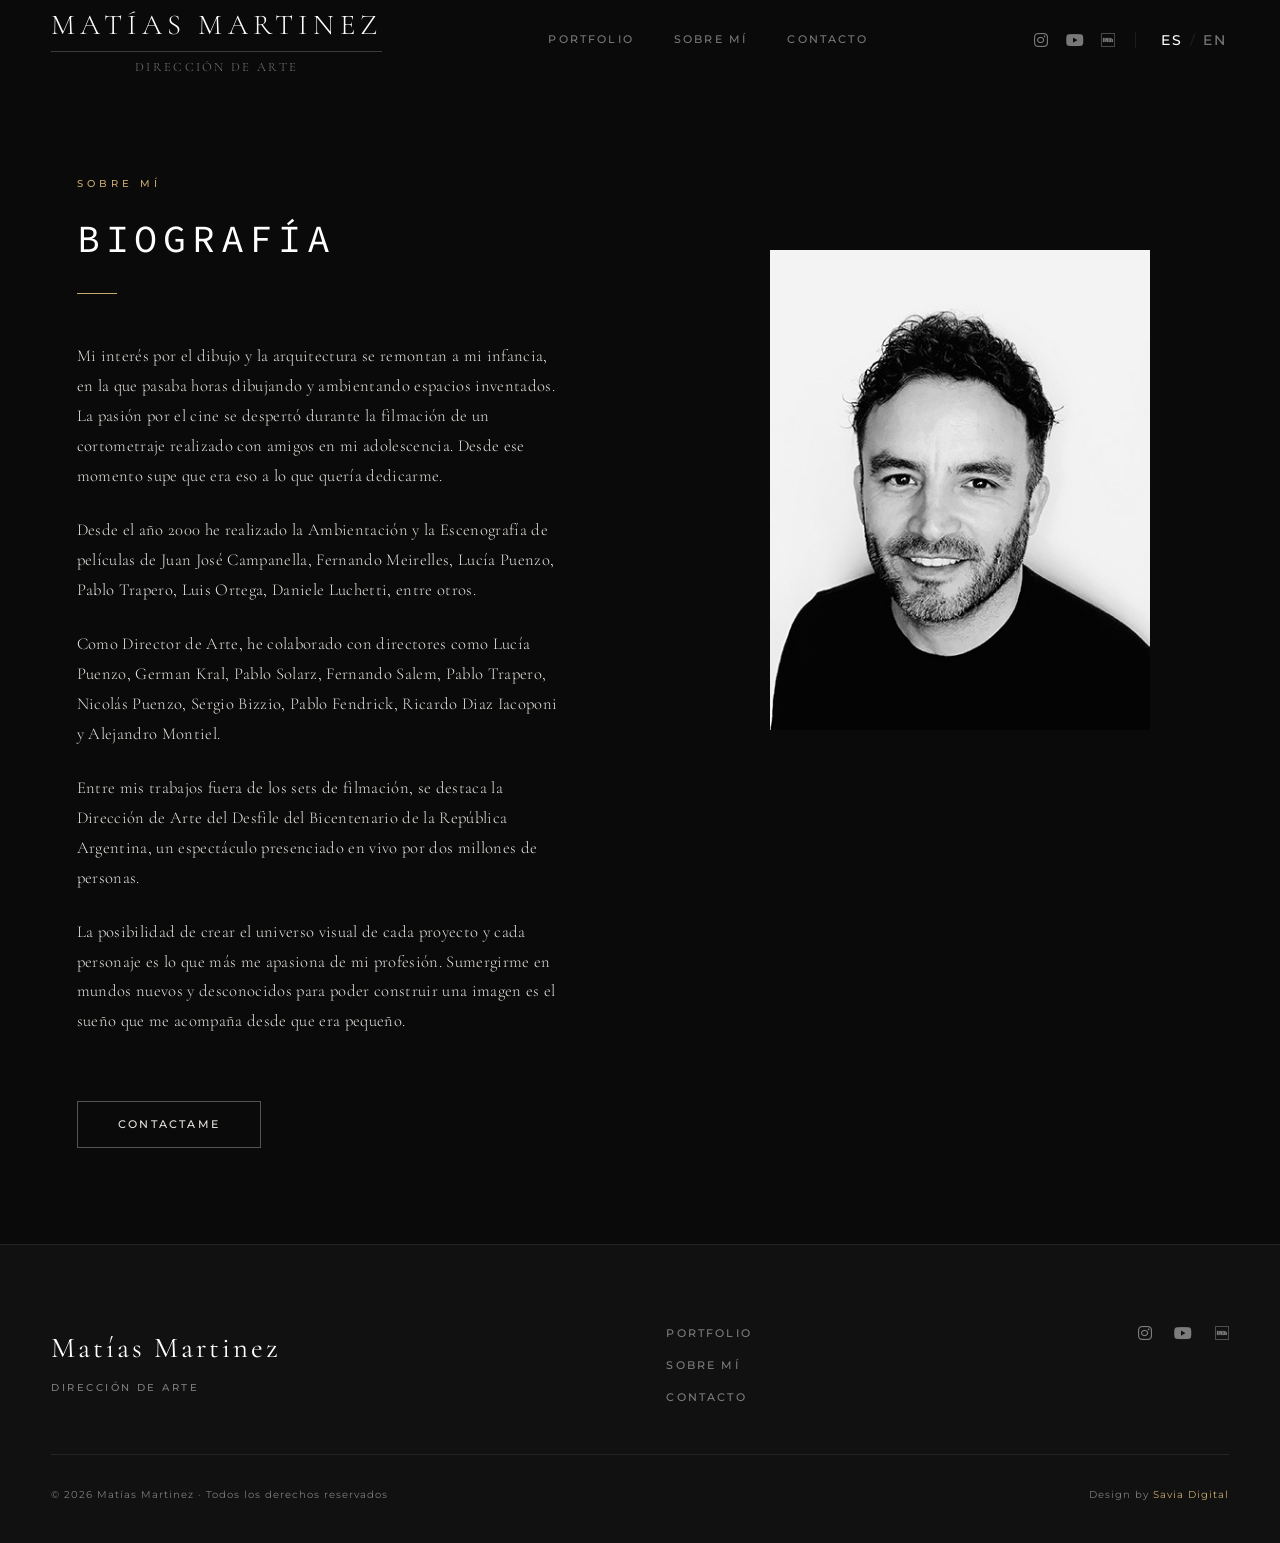
<file: bio.html>
<!DOCTYPE html>
<html lang="es">
<head>
  <meta charset="UTF-8" />
  <meta name="viewport" content="width=device-width, initial-scale=1.0" />
  <meta name="description" content="Biografía de Matías Martinez – Director de Arte." />
  <title>Biografía – Matías Martinez</title>

  <!-- Google Fonts -->
  <link rel="preconnect" href="https://fonts.googleapis.com" />
  <link rel="preconnect" href="https://fonts.gstatic.com" crossorigin />
  <link href="https://fonts.googleapis.com/css2?family=Source+Code+Pro:wght@300;400;500;600&family=Cormorant+Garamond:ital,wght@0,300;0,400;0,600;1,300;1,400&family=Montserrat:wght@300;400;500;600&display=swap" rel="stylesheet" />

  <!-- Font Awesome -->
  <link rel="stylesheet" href="https://cdnjs.cloudflare.com/ajax/libs/font-awesome/6.5.1/css/all.min.css" />

  <link rel="stylesheet" href="css/styles.css" />
  <link rel="stylesheet" href="css/bio.css" />
</head>

<body class="page-bio">
  <!-- ========== NAVEGACIÓN ========== -->
  <header class="nav scrolled" id="navbar">
    <div class="nav__logo">
      <a href="index.html" data-i18n="nav.name">Matías Martinez</a>
      <p class="nav__subtitle" data-i18n="nav.subtitle">Dirección de Arte</p>
    </div>

    <nav class="nav__links">
      <a href="projects.html" data-i18n="nav.projects">Portfolio</a>
      <a href="bio.html" class="active" data-i18n="nav.bio">About</a>
      <a href="contact.html" data-i18n="nav.contact">Contacto</a>
    </nav>

    <div class="nav__actions">
      <div class="nav__socials">
        <a href="https://www.instagram.com/USUARIO" target="_blank" rel="noopener" aria-label="Instagram">
          <i class="fab fa-instagram"></i>
        </a>
        <a href="https://www.youtube.com/@USUARIO" target="_blank" rel="noopener" aria-label="YouTube">
          <i class="fab fa-youtube"></i>
        </a>
        <a href="https://www.imdb.com/name/USUARIO/" target="_blank" rel="noopener" aria-label="IMDB">
          <i class="fab fa-imdb"></i>
        </a>
      </div>

      <button class="lang-toggle" id="langToggle" aria-label="Cambiar idioma">
        <span class="lang-toggle__option active" data-lang="es">ES</span>
        <span class="lang-toggle__divider">/</span>
        <span class="lang-toggle__option" data-lang="en">EN</span>
      </button>

      <button class="nav__hamburger" id="hamburger" aria-label="Menú">
        <span></span>
        <span></span>
        <span></span>
      </button>
    </div>

    <div class="nav__mobile" id="mobileMenu">
      <a href="projects.html" data-i18n="nav.projects">Proyectos</a>
      <a href="bio.html" data-i18n="nav.bio">Biografía</a>
      <a href="contact.html" data-i18n="nav.contact">Contacto</a>
      <div class="nav__mobile-socials">
        <a href="https://www.instagram.com/USUARIO" target="_blank" aria-label="Instagram"><i class="fab fa-instagram"></i></a>
        <a href="https://www.youtube.com/@USUARIO" target="_blank" aria-label="YouTube"><i class="fab fa-youtube"></i></a>
        <a href="https://www.imdb.com/name/USUARIO/" target="_blank" aria-label="IMDB"><i class="fab fa-imdb"></i></a>
      </div>
    </div>
  </header>


  <!-- ========== BIO SPLIT ========== -->
  <section class="bio">

    <!-- Columna izquierda: Texto -->
    <div class="bio__text">

      <div class="bio__header">
        <p class="bio__label" data-i18n="bio.label">Sobre mí</p>
        <h1 class="bio__title" data-i18n="bio.title">Biografía</h1>
        <div class="bio__line"></div>
      </div>

      <div class="bio__content">
        <p data-i18n="bio.p1">Mi interés por el dibujo y la arquitectura se remontan a mi infancia, en la que pasaba horas dibujando y ambientando espacios inventados. La pasión por el cine se despertó durante la filmación de un cortometraje realizado con amigos en mi adolescencia. Desde ese momento supe que era eso a lo que quería dedicarme.</p>

        <p data-i18n="bio.p2">Desde el año 2000 he realizado la Ambientación y la Escenografía de películas de Juan José Campanella, Fernando Meirelles, Lucía Puenzo, Pablo Trapero, Luis Ortega, Daniele Luchetti, entre otros.</p>

        <p data-i18n="bio.p3">Como Director de Arte, he colaborado con directores como Lucía Puenzo, German Kral, Pablo Solarz, Fernando Salem, Pablo Trapero, Nicolás Puenzo, Sergio Bizzio, Pablo Fendrick, Ricardo Diaz Iacoponi y Alejandro Montiel.</p>

        <p data-i18n="bio.p4">Entre mis trabajos fuera de los sets de filmación, se destaca la Dirección de Arte del Desfile del Bicentenario de la República Argentina, un espectáculo presenciado en vivo por dos millones de personas.</p>

        <p data-i18n="bio.p5">La posibilidad de crear el universo visual de cada proyecto y cada personaje es lo que más me apasiona de mi profesión. Sumergirme en mundos nuevos y desconocidos para poder construir una imagen es el sueño que me acompaña desde que era pequeño.</p>
      </div>

      <div class="bio__footer">
        <a href="contact.html" class="btn-outline" data-i18n="bio.cta">Contactame</a>
      </div>

    </div>

    <!-- Columna derecha: Foto -->
    <div class="bio__photo">
      <img src="./images/IMG_1820.jpg" alt="Matías Martinez" />
    </div>

  </section>


  <!-- ========== FOOTER ========== -->
  <footer class="footer">
    <div class="footer__main">
      <div class="footer__brand">
        <a href="index.html" class="footer__name">Matías Martinez</a>
        <p class="footer__role" data-i18n="hero.label">Director de Arte</p>
      </div>
      <nav class="footer__nav">
        <a href="projects.html" data-i18n="nav.projects">Proyectos</a>
        <a href="bio.html" data-i18n="nav.bio">Biografía</a>
        <a href="contact.html" data-i18n="nav.contact">Contacto</a>
      </nav>
      <div class="footer__socials">
        <a href="https://www.instagram.com/USUARIO" target="_blank" rel="noopener" aria-label="Instagram"><i class="fab fa-instagram"></i></a>
        <a href="https://www.youtube.com/@USUARIO" target="_blank" rel="noopener" aria-label="YouTube"><i class="fab fa-youtube"></i></a>
        <a href="https://www.imdb.com/name/USUARIO/" target="_blank" rel="noopener" aria-label="IMDB"><i class="fab fa-imdb"></i></a>
      </div>
    </div>
    <div class="footer__divider"></div>
    <div class="footer__bottom">
      <p class="footer__copy">© <span id="footerYear"></span> Matías Martinez · Todos los derechos reservados</p>
      <p class="footer__credit">Design by <a href="https://www.saviadigital.com.ar" target="_blank" rel="noopener">Savia Digital</a></p>
    </div>
  </footer>


  <!-- ========== SCRIPTS ========== -->
  <script src="js/main.js"></script>
  <script src="js/bio.js"></script>

</body>
</html>
</file>
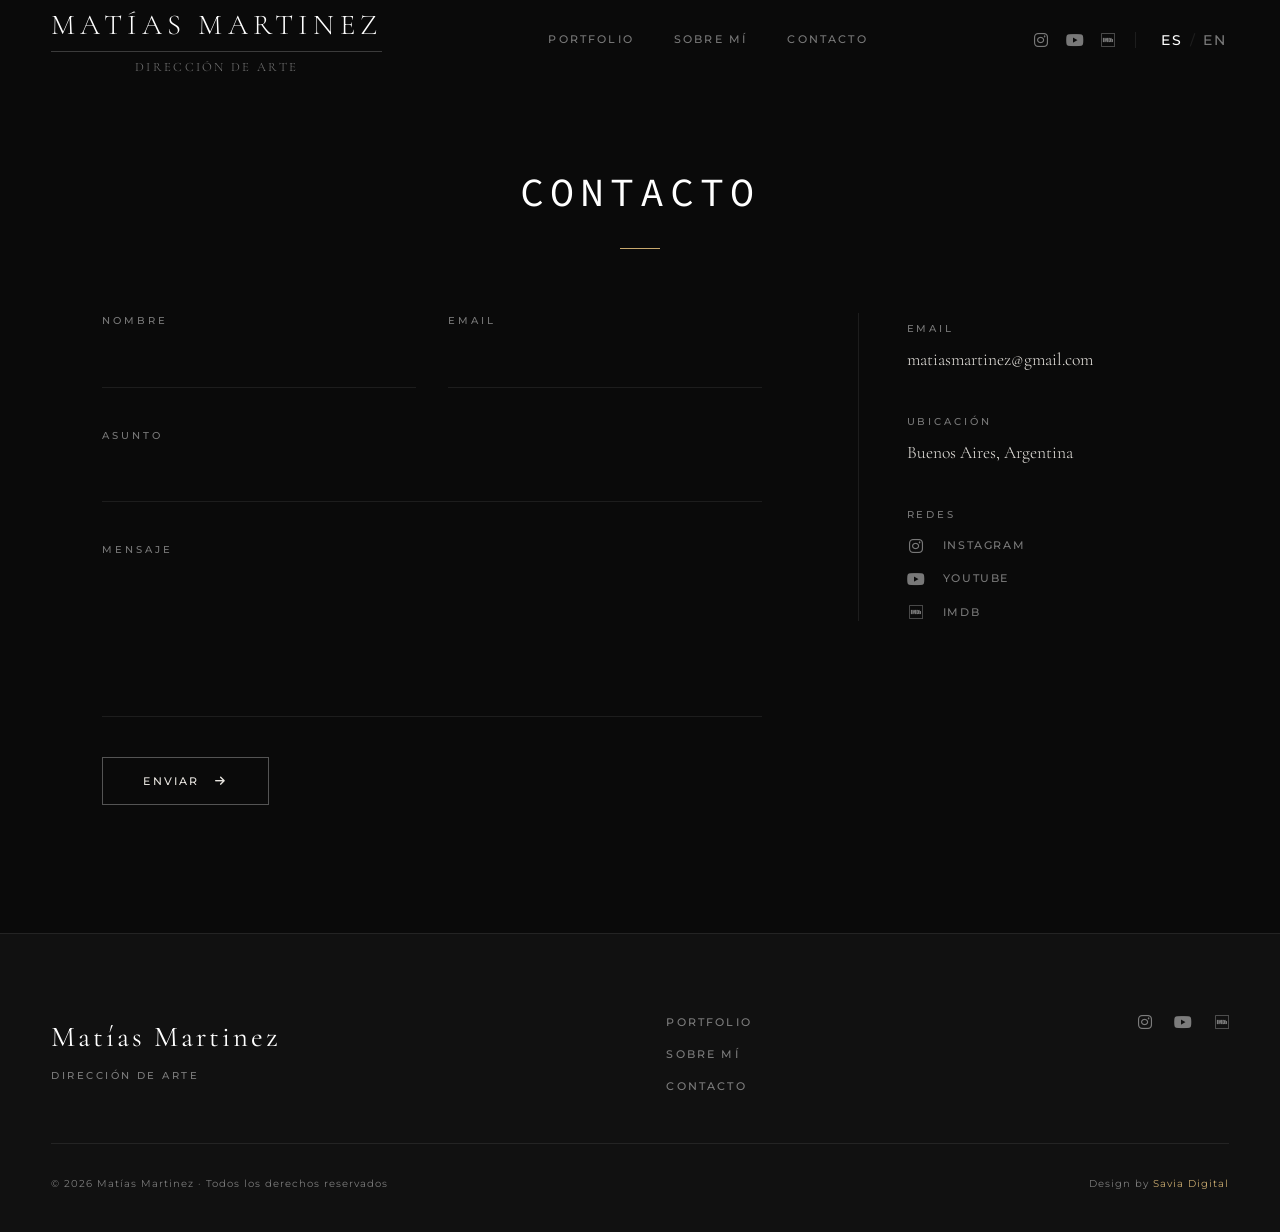
<file: contact.html>
<!DOCTYPE html>
<html lang="es">
<head>
  <meta charset="UTF-8" />
  <meta name="viewport" content="width=device-width, initial-scale=1.0" />
  <meta name="description" content="Contacto – Matías Martinez Director de Arte." />
  <title>Contacto – Matías Martinez</title>

  <!-- Google Fonts -->
  <link rel="preconnect" href="https://fonts.googleapis.com" />
  <link rel="preconnect" href="https://fonts.gstatic.com" crossorigin />
  <link href="https://fonts.googleapis.com/css2?family=Source+Code+Pro:wght@300;400;500;600&family=Cormorant+Garamond:ital,wght@0,300;0,400;0,600;1,300;1,400&family=Montserrat:wght@300;400;500;600&display=swap" rel="stylesheet" />

  <!-- Font Awesome -->
  <link rel="stylesheet" href="https://cdnjs.cloudflare.com/ajax/libs/font-awesome/6.5.1/css/all.min.css" />

  <link rel="stylesheet" href="css/styles.css" />
  <link rel="stylesheet" href="css/contact.css" />
</head>

<body class="page-contact">

  <!-- ========== NAVEGACIÓN ========== -->
  <header class="nav scrolled" id="navbar">
    <div class="nav__logo">
      <a href="index.html" data-i18n="nav.name">Matías Martinez</a>
      <p class="nav__subtitle" data-i18n="nav.subtitle">Dirección de Arte</p>
    </div>

    <nav class="nav__links">
      <a href="projects.html" data-i18n="nav.projects">Portfolio</a>
      <a href="bio.html" data-i18n="nav.bio">About</a>
      <a href="contact.html" class="active" data-i18n="nav.contact">Contacto</a>
    </nav>

    <div class="nav__actions">
      <div class="nav__socials">
        <a href="https://www.instagram.com/USUARIO" target="_blank" rel="noopener" aria-label="Instagram">
          <i class="fab fa-instagram"></i>
        </a>
        <a href="https://www.youtube.com/@USUARIO" target="_blank" rel="noopener" aria-label="YouTube">
          <i class="fab fa-youtube"></i>
        </a>
        <a href="https://www.imdb.com/name/USUARIO/" target="_blank" rel="noopener" aria-label="IMDB">
          <i class="fab fa-imdb"></i>
        </a>
      </div>

      <button class="lang-toggle" id="langToggle" aria-label="Cambiar idioma">
        <span class="lang-toggle__option active" data-lang="es">ES</span>
        <span class="lang-toggle__divider">/</span>
        <span class="lang-toggle__option" data-lang="en">EN</span>
      </button>

      <button class="nav__hamburger" id="hamburger" aria-label="Menú">
        <span></span>
        <span></span>
        <span></span>
      </button>
    </div>

    <div class="nav__mobile" id="mobileMenu">
      <a href="projects.html" data-i18n="nav.projects">Portfolio</a>
      <a href="bio.html" data-i18n="nav.bio">About</a>
      <a href="contact.html" data-i18n="nav.contact">Contacto</a>
      <div class="nav__mobile-socials">
        <a href="https://www.instagram.com/matiasmartinez.art" target="_blank" aria-label="Instagram"><i class="fab fa-instagram"></i></a>
        <a href="https://www.youtube.com/@martmatias" target="_blank" aria-label="YouTube"><i class="fab fa-youtube"></i></a>
        <a href="https://www.imdb.com/es/name/nm1031163/?ref_=nv_sr_srsg_0" target="_blank" aria-label="IMDB"><i class="fab fa-imdb"></i></a>
      </div>
    </div>
  </header>


  <!-- ========== CONTACTO ========== -->
  <section class="contact">
    <!-- Header -->
    <div class="contact__header">
      <h1 class="contact__title" data-i18n="contact.title">Contacto</h1>
      <div class="contact__line"></div>
    </div>

        <!-- Body: dos columnas -->
    <div class="contact__body">

      <!-- Columna izquierda: formulario -->
      <div class="contact__form-wrap">
        <div class="contact__form">

          <div class="contact__form-row">
            <div class="contact__field">
              <label for="nombre" data-i18n="contact.name">Nombre</label>
              <input type="text" id="nombre" name="nombre" autocomplete="off" />
            </div>
            <div class="contact__field">
              <label for="email" data-i18n="contact.emailField">Email</label>
              <input type="email" id="email" name="email" autocomplete="off" />
            </div>
          </div>

          <div class="contact__field">
            <label for="asunto" data-i18n="contact.subject">Asunto</label>
            <input type="text" id="asunto" name="asunto" autocomplete="off" />
          </div>

          <div class="contact__field">
            <label for="mensaje" data-i18n="contact.message">Mensaje</label>
            <textarea id="mensaje" name="mensaje" rows="6"></textarea>
          </div>

          <button class="contact__submit" id="contactSubmit" type="button">
            <span data-i18n="contact.send">Enviar</span>
            <i class="fas fa-arrow-right"></i>
          </button>

          <p class="contact__success" id="contactSuccess" data-i18n="contact.success">
            ¡Mensaje enviado! Me pondré en contacto pronto.
          </p>

        </div>
      </div>

      <!-- Columna derecha: info + redes -->
      <div class="contact__sidebar">

        <div class="contact__item">
          <span class="contact__item-label" data-i18n="contact.email">Email</span>
          <a href="mailto:matias@example.com" class="contact__item-value">matiasmartinez@gmail.com</a>
        </div>

        <div class="contact__item">
          <span class="contact__item-label" data-i18n="contact.location">Ubicación</span>
          <span class="contact__item-value">Buenos Aires, Argentina</span>
        </div>

        <div class="contact__item">
          <span class="contact__item-label" data-i18n="contact.social">Redes</span>
          <div class="contact__socials">
            <a href="https://www.instagram.com/matiasmartinez.art" target="_blank" rel="noopener">
              <i class="fab fa-instagram"></i>
              <span>Instagram</span>
            </a>
            <a href="https://www.youtube.com/channel/UC0AMCL37FFdLFo84y6AwCCQ" target="_blank" rel="noopener">
              <i class="fab fa-youtube"></i>
              <span>YouTube</span>
            </a>
            <a href="https://www.imdb.com/es/name/nm1031163/?ref_=nv_sr_srsg_0" target="_blank" rel="noopener">
              <i class="fab fa-imdb"></i>
              <span>IMDB</span>
            </a>
          </div>
        </div>

      </div>

    </div>
  </section>


  <!-- ========== FOOTER ========== -->
  <footer class="footer">
    <div class="footer__main">
      <div class="footer__brand">
        <a href="index.html" class="footer__name">Matías Martinez</a>
        <p class="footer__role" data-i18n="hero.label">Director de Arte</p>
      </div>
      <nav class="footer__nav">
        <a href="projects.html" data-i18n="nav.projects">Proyectos</a>
        <a href="bio.html" data-i18n="nav.bio">Biografía</a>
        <a href="contact.html" data-i18n="nav.contact">Contacto</a>
      </nav>
      <div class="footer__socials">
        <a href="https://www.instagram.com/USUARIO" target="_blank" rel="noopener" aria-label="Instagram"><i class="fab fa-instagram"></i></a>
        <a href="https://www.youtube.com/@USUARIO" target="_blank" rel="noopener" aria-label="YouTube"><i class="fab fa-youtube"></i></a>
        <a href="https://www.imdb.com/name/USUARIO/" target="_blank" rel="noopener" aria-label="IMDB"><i class="fab fa-imdb"></i></a>
      </div>
    </div>
    <div class="footer__divider"></div>
    <div class="footer__bottom">
      <p class="footer__copy">© <span id="footerYear"></span> Matías Martinez · Todos los derechos reservados</p>
      <p class="footer__credit">Design by <a href="https://www.saviadigital.com.ar" target="_blank" rel="noopener">Savia Digital</a></p>
    </div>
  </footer>


  <!-- ========== SCRIPTS ========== -->
  <script src="js/main.js"></script>
  <script src="js/contact.js"></script>

</body>
</html>
</file>
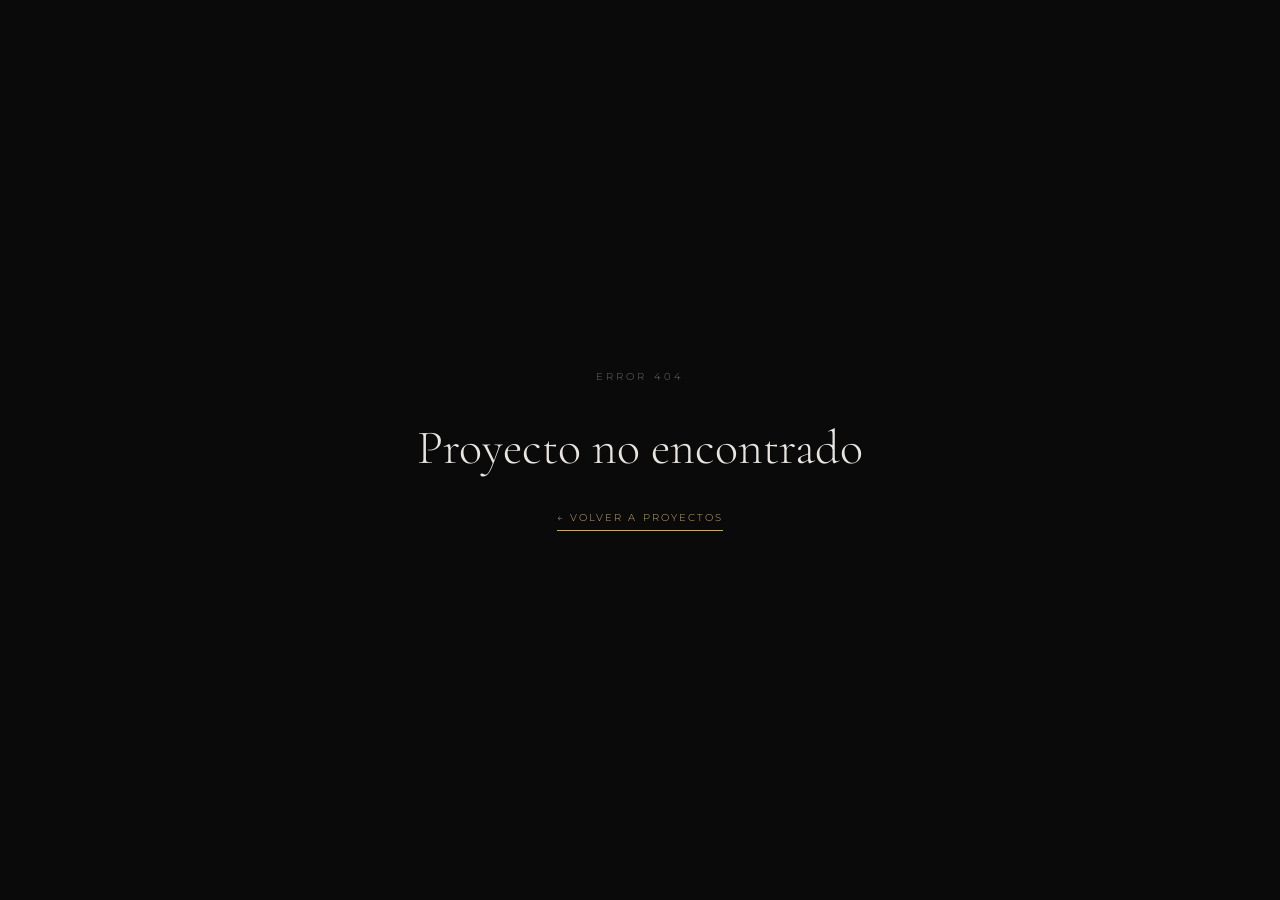
<file: moviesDetails.html>
<!doctype html>
<html lang="es">
  <head>
    <meta charset="UTF-8" />
    <meta name="viewport" content="width=device-width, initial-scale=1.0" />
    <meta name="description" content="Detalle de proyecto – Matías Martinez" />
    <title>Proyecto – Matías Martinez</title>

    <!-- Google Fonts -->
    <link rel="preconnect" href="https://fonts.googleapis.com" />
    <link rel="preconnect" href="https://fonts.gstatic.com" crossorigin />
    <link
      href="https://fonts.googleapis.com/css2?family=Source+Code+Pro:wght@300;400;500;600&family=Cormorant+Garamond:ital,wght@0,300;0,400;0,600;1,300;1,400&family=Montserrat:wght@300;400;500;600&display=swap"
      rel="stylesheet"
    />

    <!-- Font Awesome -->
    <link
      rel="stylesheet"
      href="https://cdnjs.cloudflare.com/ajax/libs/font-awesome/6.5.1/css/all.min.css"
    />

    <link rel="stylesheet" href="css/styles.css" />
    <link rel="stylesheet" href="css/moviesDetails.css" />
  </head>

  <!-- Scroll indicator flotante -->
<div class="scroll-indicator" id="scrollIndicator">
  <div class="scroll-indicator__mouse">
    <div class="scroll-indicator__wheel"></div>
  </div>
  <i class="fas fa-chevron-down scroll-indicator__arrow"></i>
</div>

  <body class="page-movie">
    <!-- ========== NAVEGACIÓN ========== -->
    <header class="nav scrolled" id="navbar">
      <div class="nav__logo">
        <a href="index.html" data-i18n="nav.name">Matías Martinez</a>
        <p class="nav__subtitle" data-i18n="nav.subtitle">Dirección de Arte</p>
      </div>

      <nav class="nav__links">
        <a href="projects.html" data-i18n="nav.projects">Portfolio</a>
        <a href="bio.html" data-i18n="nav.bio">About</a>
        <a href="contact.html" data-i18n="nav.contact">Contacto</a>
      </nav>

      <div class="nav__actions">
        <div class="nav__socials">
          <a
            href="https://www.instagram.com/matiasmartinez.art"
            target="_blank"
            rel="noopener"
            aria-label="Instagram"
          >
            <i class="fab fa-instagram"></i>
          </a>
          <a
            href="https://www.facebook.com/@martmatias"
            target="_blank"
            rel="noopener"
            aria-label="Facebook"
          >
            <i class="fab fa-facebook-f"></i>
          </a>
          <a
            href="https://www.youtube.com/@martmatias"
            target="_blank"
            rel="noopener"
            aria-label="YouTube"
          >
            <i class="fab fa-youtube"></i>
          </a>
          <a
            href="https://www.imdb.com/es/name/nm1031163/?ref_=nv_sr_srsg_0"
            target="_blank"
            rel="noopener"
            aria-label="IMDB"
          >
            <i class="fab fa-imdb"></i>
          </a>
        </div>

        <button class="lang-toggle" id="langToggle" aria-label="Cambiar idioma">
          <span class="lang-toggle__option active" data-lang="es">ES</span>
          <span class="lang-toggle__divider">/</span>
          <span class="lang-toggle__option" data-lang="en">EN</span>
        </button>

        <button class="nav__hamburger" id="hamburger" aria-label="Menú">
          <span></span>
          <span></span>
          <span></span>
        </button>
      </div>

      <div class="nav__mobile" id="mobileMenu">
        <a href="projects.html" data-i18n="nav.projects">Portfolio</a>
        <a href="bio.html" data-i18n="nav.bio">About</a>
        <a href="contact.html" data-i18n="nav.contact">Contacto</a>
        <div class="nav__mobile-socials">
          <a
            href="https://www.instagram.com/matiasmartinez.art"
            target="_blank"
            aria-label="Instagram"
            ><i class="fab fa-instagram"></i
          ></a>
          <a
            href="https://www.facebook.com/USUARIO"
            target="_blank"
            aria-label="Facebook"
            ><i class="fab fa-facebook-f"></i
          ></a>
          <a
            href="https://www.youtube.com/@martmatias"
            target="_blank"
            aria-label="YouTube"
            ><i class="fab fa-youtube"></i
          ></a>
          <a
            href="https://www.imdb.com/es/name/nm1031163/?ref_=nv_sr_srsg_0"
            target="_blank"
            aria-label="IMDB"
            ><i class="fab fa-imdb"></i
          ></a>
        </div>
      </div>
    </header>

    <!-- ========== DETALLE PRINCIPAL: IMAGEN + FICHA ========== -->
    <section class="movie-main">
      <!-- Columna izquierda: Imagen de escena -->
      <div class="movie-scene-img">
        <img id="movieSceneImg" src="" alt="Escena" />
      </div>

      <!-- Columna derecha: Ficha técnica -->
      <div class="movie-info">
        <p class="movie-info__categoria" id="movieCategoria"></p>
        <h1 class="movie-info__titulo" id="movieTitulo"></h1>
        <div class="movie-info__line"></div>

        <dl class="movie-info__ficha">
          <div class="movie-info__row">
            <dt data-i18n="movie.director">Director</dt>
            <dd id="movieDirector"></dd>
          </div>
          <div class="movie-info__row">
            <dt data-i18n="movie.año">Año</dt>
            <dd id="movieAño"></dd>
          </div>
          <div class="movie-info__row" id="rowDisenador">
            <dt data-i18n="movie.disenador">Diseñador de Producción</dt>
            <dd id="movieDisenador"></dd>
          </div>
          <div class="movie-info__row" id="rowDirectorArte">
            <dt data-i18n="movie.directorArte">Director de Arte</dt>
            <dd id="movieDirectorArte"></dd>
          </div>
          <div class="movie-info__row" id="rowAmbientador">
            <dt data-i18n="movie.ambientador">Ambientador</dt>
            <dd id="movieAmbientador"></dd>
          </div>
          <div class="movie-info__row" id="rowFotografia">
            <dt data-i18n="movie.fotografia">Fotografía</dt>
            <dd id="movieFotografia"></dd>
          </div>
          <div class="movie-info__row" id="rowProductora">
            <dt data-i18n="movie.productora">Productora</dt>
            <dd id="movieProductora"></dd>
          </div>
        </dl>

        <a href="projects.html" class="movie-info__back">
          <i class="fas fa-arrow-left"></i>
          <span data-i18n="movie.back">Volver a proyectos</span>
        </a>
      </div>
    </section>

    <!-- ========== TRAILER ========== -->
    <section class="movie-trailer-section">
      
      <div class="movie-trailer-wrap">
        <iframe
          id="movieTrailer"
          src=""
          title="Trailer"
          frameborder="0"
          allow="
            accelerometer;
            autoplay;
            clipboard-write;
            encrypted-media;
            gyroscope;
            picture-in-picture;
          "
          allowfullscreen
        ></iframe>
      </div>
    </section>

    <!-- ========== GALERÍA DE ESCENAS ========== -->
    <section class="movie-gallery" id="movieGallery">

      <div class="movie-gallery__grid" id="movieGalleryGrid">
        <!-- Se rellena dinámicamente con JS -->
      </div>
    </section>

    <!-- ========== WORK IN PROGRESS ========== -->
    <section class="movie-wip" id="movieWip">
      <div class="section-header">
        <h2 class="section-title" data-i18n="movie.wip">Work in Progress</h2>
        <div class="section-line"></div>
      </div>

      <div class="movie-wip__grid" id="movieWipGrid">
        <!-- Se rellena dinámicamente con JS -->
        <!-- Si no hay imágenes muestra un placeholder -->
      </div>
    </section>

    <!-- ========== MODAL TRAILER ========== -->
    <div class="modal-trailer" id="modalTrailer">
      <div class="modal-trailer__backdrop" id="modalBackdrop"></div>
      <div class="modal-trailer__content">
        <button
          class="modal-trailer__close"
          id="modalClose"
          aria-label="Cerrar"
        >
          <i class="fas fa-times"></i>
        </button>
        <div class="modal-trailer__video">
          <iframe
            id="modalIframe"
            src=""
            title="Trailer completo"
            frameborder="0"
            allow="
              accelerometer;
              autoplay;
              clipboard-write;
              encrypted-media;
              gyroscope;
              picture-in-picture;
            "
            allowfullscreen
          ></iframe>
        </div>
      </div>
    </div>

    <!-- ========== LIGHTBOX GALERÍA ========== -->
    <div class="lightbox" id="lightbox">
      <div class="lightbox__backdrop" id="lightboxBackdrop"></div>
      <div class="lightbox__content">
        <button class="lightbox__close" id="lightboxClose" aria-label="Cerrar">
          <i class="fas fa-times"></i>
        </button>
        <button class="lightbox__prev" id="lightboxPrev" aria-label="Anterior">
          <i class="fas fa-chevron-left"></i>
        </button>
        <img class="lightbox__img" id="lightboxImg" src="" alt="" />
        <button class="lightbox__next" id="lightboxNext" aria-label="Siguiente">
          <i class="fas fa-chevron-right"></i>
        </button>
        <p class="lightbox__counter" id="lightboxCounter"></p>
      </div>
    </div>

    <!-- ========== FOOTER ========== -->
    <footer class="footer">
      <div class="footer__main">
        <div class="footer__brand">
          <a href="index.html" class="footer__name">Matías Martinez</a>
          <p class="footer__role" data-i18n="hero.label">Director de Arte</p>
        </div>
        <nav class="footer__nav">
          <a href="projects.html" data-i18n="nav.projects">Proyectos</a>
          <a href="bio.html" data-i18n="nav.bio">Biografía</a>
          <a href="contact.html" data-i18n="nav.contact">Contacto</a>
        </nav>
        <div class="footer__socials">
          <a
            href="https://www.instagram.com/USUARIO"
            target="_blank"
            rel="noopener"
            aria-label="Instagram"
            ><i class="fab fa-instagram"></i
          ></a>
          <a
            href="https://www.facebook.com/USUARIO"
            target="_blank"
            rel="noopener"
            aria-label="Facebook"
            ><i class="fab fa-facebook-f"></i
          ></a>
          <a
            href="https://www.youtube.com/@USUARIO"
            target="_blank"
            rel="noopener"
            aria-label="YouTube"
            ><i class="fab fa-youtube"></i
          ></a>
          <a
            href="https://www.imdb.com/name/USUARIO/"
            target="_blank"
            rel="noopener"
            aria-label="IMDB"
            ><i class="fab fa-imdb"></i
          ></a>
        </div>
      </div>
      <div class="footer__divider"></div>
      <div class="footer__bottom">
        <p class="footer__copy">
          © <span id="footerYear"></span> Matías Martinez · Todos los derechos
          reservados
        </p>
        <p class="footer__credit">
          Design by
          <a
            href="https://www.saviadigital.com.ar"
            target="_blank"
            rel="noopener"
            >Savia Digital</a
          >
        </p>
      </div>
    </footer>

    <!-- ========== SCRIPTS ========== -->
    <script src="js/main.js"></script>
    <script src="js/moviesDetails.js"></script>
  </body>
</html>
</file>
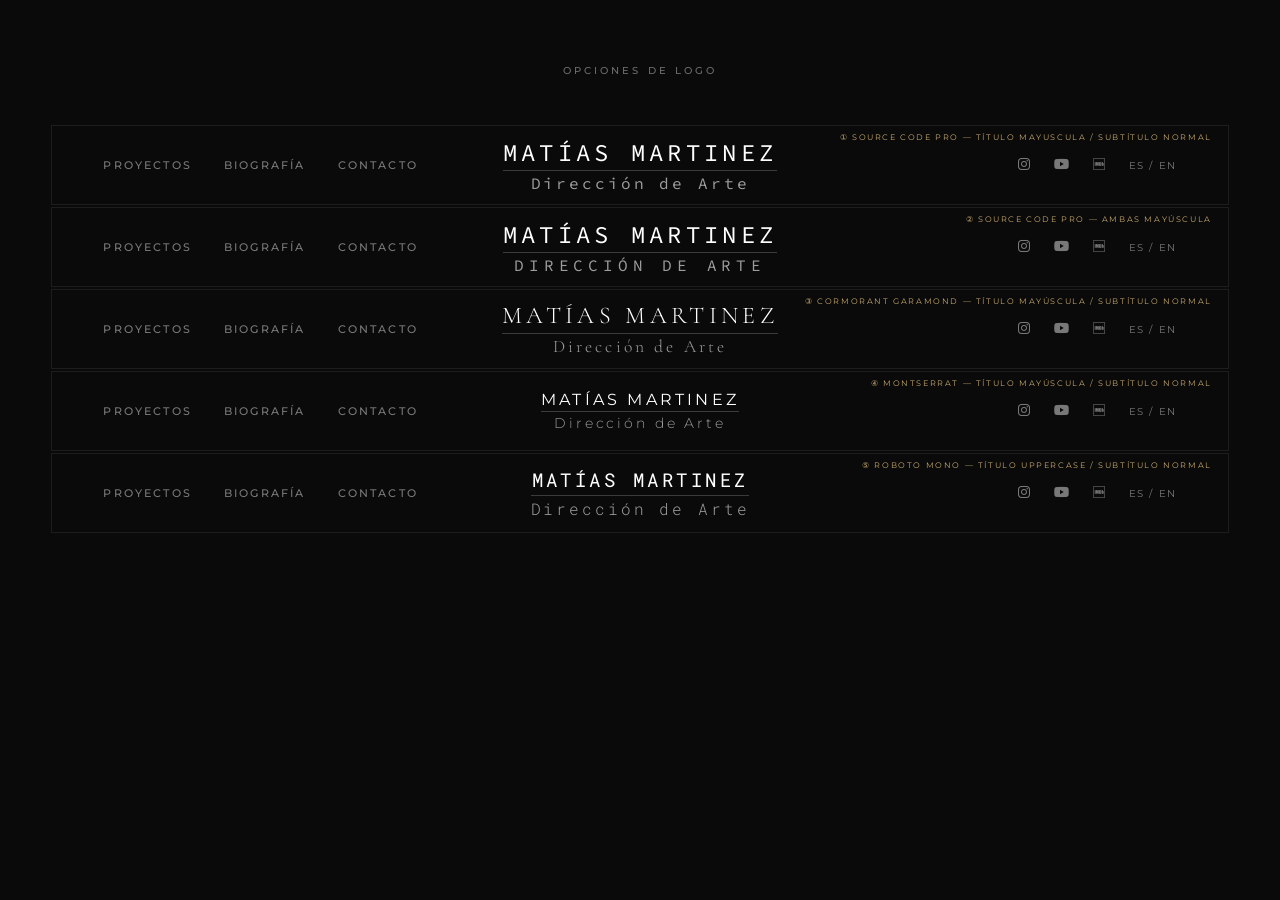
<file: opciones-logo.html>
<!doctype html>
<html lang="es">
  <head>
    <meta charset="UTF-8" />
    <meta name="viewport" content="width=device-width, initial-scale=1.0" />
    <title>Opciones Logo – Matías Martinez</title>

    <link rel="preconnect" href="https://fonts.googleapis.com" />
    <link rel="preconnect" href="https://fonts.gstatic.com" crossorigin />
    <link
      href="https://fonts.googleapis.com/css2?family=Roboto+Mono:wght@300;400;500&family=Source+Code+Pro:wght@300;400;500;600&family=Cormorant+Garamond:ital,wght@0,300;0,400;0,600;1,300;1,400&family=Montserrat:wght@300;400;500;600&display=swap"
      rel="stylesheet"
    />
    <link
      rel="stylesheet"
      href="https://cdnjs.cloudflare.com/ajax/libs/font-awesome/6.5.1/css/all.min.css"
    />

    <style>
      * {
        box-sizing: border-box;
        margin: 0;
        padding: 0;
      }

      body {
        background: #0a0a0a;
        color: #e8e5e0;
        font-family: "Montserrat", sans-serif;
        padding: 4rem 4vw;
      }

      h2 {
        font-family: "Montserrat", sans-serif;
        font-size: 0.65rem;
        font-weight: 500;
        letter-spacing: 0.3em;
        text-transform: uppercase;
        color: rgba(255, 255, 255, 0.4);
        margin-bottom: 3rem;
        text-align: center;
      }

      .opciones {
        display: flex;
        flex-direction: column;
        gap: 2px;
      }

      /* Cada opción simula el navbar completo */
      .opcion {
        display: grid;
        grid-template-columns: 1fr auto 1fr;
        align-items: center;
        padding: 0 4vw;
        height: 80px;
        background: rgba(10, 10, 10, 0.92);
        border: 1px solid rgba(255, 255, 255, 0.08);
        position: relative;
      }

      .opcion__label {
        position: absolute;
        top: 0.4rem;
        right: 1rem;
        font-size: 0.5rem;
        letter-spacing: 0.2em;
        text-transform: uppercase;
        color: #c8a96e;
      }

      /* Nav links izquierda */
      .nav-links {
        display: flex;
        gap: 2rem;
      }

      .nav-links a {
        font-size: 0.68rem;
        font-weight: 500;
        letter-spacing: 0.2em;
        text-transform: uppercase;
        color: rgba(255, 255, 255, 0.45);
        text-decoration: none;
      }

      /* Logo centro */
      .logo {
        text-align: center;
        display: flex;
        flex-direction: column;
        align-items: center;
      }

      .logo a {
        text-decoration: none;
        color: white;
        display: block;
      }

      /* Nav right */
      .nav-right {
        display: flex;
        align-items: center;
        gap: 1.5rem;
        justify-content: flex-end;
      }

      .nav-right i {
        color: rgba(255, 255, 255, 0.45);
        font-size: 0.85rem;
      }

      .lang {
        font-size: 0.65rem;
        letter-spacing: 0.15em;
        color: rgba(255, 255, 255, 0.45);
      }

      /* Línea divisoria entre título y subtítulo */
      .logo-line {
        width: 100%;
        height: 1px;
        background: rgba(255, 255, 255, 0.2);
        margin: 0.15rem auto;
      }
    </style>
  </head>

  <body>
    <h2>Opciones de logo</h2>

    <div class="opciones">
      <!-- OPCIÓN 1 – Source Code Pro, título uppercase, subtítulo normal -->
      <div class="opcion">
        <span class="opcion__label"
          >① Source Code Pro — título mayuscula / subtítulo normal</span
        >
        <div class="nav-links">
          <a href="#">Proyectos</a>
          <a href="#">Biografía</a>
          <a href="#">Contacto</a>
        </div>
        <div class="logo">
          <a
            style="
              font-family: &quot;Source Code Pro&quot;, monospace;
              font-size: 1.5rem;
              letter-spacing: 0.18em;
              text-transform: uppercase;
            "
            >MATÍAS MARTINEZ</a
          >
          <div class="logo-line"></div>
          <p
            style="
              font-family: &quot;Source Code Pro&quot;, monospace;
              font-size: 1rem;
              letter-spacing: 0.18em;
              color: rgba(255, 255, 255, 0.6);
            "
          >
            Dirección de Arte
          </p>
        </div>
        <div class="nav-right">
          <i class="fab fa-instagram"></i>
          <i class="fab fa-youtube"></i>
          <i class="fab fa-imdb"></i>
          <span class="lang">ES / EN</span>
        </div>
      </div>

      <!-- OPCIÓN 2 – Source Code Pro, ambos uppercase -->
      <div class="opcion">
        <span class="opcion__label">② Source Code Pro — ambas mayúscula</span>
        <div class="nav-links">
          <a href="#">Proyectos</a>
          <a href="#">Biografía</a>
          <a href="#">Contacto</a>
        </div>
        <div class="logo">
          <a
            style="
              font-family: &quot;Source Code Pro&quot;, monospace;
              font-size: 1.5rem;
              letter-spacing: 0.18em;
              text-transform: uppercase;
            "
            >MATÍAS MARTINEZ</a
          >
          <div class="logo-line"></div>
          <p
            style="
              font-family: &quot;Source Code Pro&quot;, monospace;
              font-size: 1rem;
              letter-spacing: 0.3em;
              text-transform: uppercase;
              color: rgba(255, 255, 255, 0.6);
            "
          >
            DIRECCIÓN DE ARTE
          </p>
        </div>
        <div class="nav-right">
          <i class="fab fa-instagram"></i>
          <i class="fab fa-youtube"></i>
          <i class="fab fa-imdb"></i>
          <span class="lang">ES / EN</span>
        </div>
      </div>

      <!-- OPCIÓN 3 – Cormorant Garamond, título uppercase, subtítulo normal -->
      <div class="opcion">
        <span class="opcion__label"
          >③ Cormorant Garamond — título mayúscula / subtítulo normal</span
        >
        <div class="nav-links">
          <a href="#">Proyectos</a>
          <a href="#">Biografía</a>
          <a href="#">Contacto</a>
        </div>
        <div class="logo">
          <a
            style="
              font-family: &quot;Cormorant Garamond&quot;, serif;
              font-size: 1.5rem;
              font-weight: 300;
              letter-spacing: 0.18em;
              text-transform: uppercase;
            "
            >MATÍAS MARTINEZ</a
          >
          <div class="logo-line"></div>
          <p
            style="
              font-family: &quot;Cormorant Garamond&quot;, serif;
              font-size: 1.1rem;
              font-weight: 300;
              letter-spacing: 0.18em;
              color: rgba(255, 255, 255, 0.6);
            "
          >
            Dirección de Arte
          </p>
        </div>
        <div class="nav-right">
          <i class="fab fa-instagram"></i>
          <i class="fab fa-youtube"></i>
          <i class="fab fa-imdb"></i>
          <span class="lang">ES / EN</span>
        </div>
      </div>

      <!-- OPCIÓN 4 – Montserrat, título uppercase, subtítulo normal -->
      <div class="opcion">
        <span class="opcion__label"
          >④ Montserrat — título mayúscula / subtítulo normal</span
        >
        <div class="nav-links">
          <a href="#">Proyectos</a>
          <a href="#">Biografía</a>
          <a href="#">Contacto</a>
        </div>
        <div class="logo">
          <a
            style="
              font-family: &quot;Montserrat&quot;, sans-serif;
              font-size: 1rem;
              font-weight: 400;
              letter-spacing: 0.2em;
              text-transform: uppercase;
            "
            >MATÍAS MARTINEZ</a
          >
          <div class="logo-line"></div>
          <p
            style="
              font-family: &quot;Montserrat&quot;, sans-serif;
              font-size: 0.9rem;
              font-weight: 300;
              letter-spacing: 0.2em;
              color: rgba(255, 255, 255, 0.6);
            "
          >
            Dirección de Arte
          </p>
        </div>
        <div class="nav-right">
          <i class="fab fa-instagram"></i>
          <i class="fab fa-youtube"></i>
          <i class="fab fa-imdb"></i>
          <span class="lang">ES / EN</span>
        </div>
      </div>
      <!-- OPCIÓN 5 – Roboto Mono, título uppercase, subtítulo normal -->
      <div class="opcion">
        <span class="opcion__label"
          >⑤ Roboto Mono — título uppercase / subtítulo normal</span
        >
        <div class="nav-links">
          <a href="#">Proyectos</a>
          <a href="#">Biografía</a>
          <a href="#">Contacto</a>
        </div>
        <div class="logo">
          <a
            style="
              font-family: &quot;Roboto Mono&quot;, monospace;
              font-size: 1.2rem;
              font-weight: 400;
              letter-spacing: 0.18em;
              text-transform: uppercase;
            "
            >MATÍAS MARTINEZ</a
          >
          <div class="logo-line"></div>
          <p
            style="
              font-family: &quot;Roboto Mono&quot;, monospace;
              font-size: 1rem;
              font-weight: 300;
              letter-spacing: 0.18em;
              color: rgba(255, 255, 255, 0.6);
            "
          >
            Dirección de Arte
          </p>
        </div>
        <div class="nav-right">
          <i class="fab fa-instagram"></i>
          <i class="fab fa-youtube"></i>
          <i class="fab fa-imdb"></i>
          <span class="lang">ES / EN</span>
        </div>
      </div>
    </div>
  </body>
</html>
</file>
<file: css/styles.css>
/* ============================================================
   MATÍAS MARTINEZ – DIRECTOR DE ARTE
   styles.css
   ============================================================ */

/* ============================================================
   1. VARIABLES & RESET
   ============================================================ */

:root {
  /* Colores */
  --color-bg: #0a0a0a;
  --color-bg-soft: #111111;
  --color-bg-card: #161616;
  --color-surface: #1e1e1e;
  --color-border: rgba(255, 255, 255, 0.08);

  --color-white: #ffffff;
  --color-off-white: #e8e5e0;
  --color-muted: rgba(255, 255, 255, 0.45);
  --color-accent: #c8a96e; /* dorado cálido – fácil de cambiar */

  /* Tipografía */
  --font-display: "Cormorant Garamond", Georgia, serif;
  --font-body: "Montserrat", sans-serif;
  --font-title: "Source Code Pro", monospace;

  /* Tamaños */
  --nav-height: 80px;

  /* Transiciones */
  --ease: cubic-bezier(0.4, 0, 0.2, 1);
  --ease-out: cubic-bezier(0, 0, 0.2, 1);
}

*,
*::before,
*::after {
  box-sizing: border-box;
  margin: 0;
  padding: 0;
}

html {
  font-size: 16px;
  scroll-behavior: smooth;
}

body {
  background-color: var(--color-bg);
  color: var(--color-off-white);
  font-family: var(--font-body);
  font-weight: 300;
  line-height: 1.6;
  overflow-x: hidden;
  -webkit-font-smoothing: antialiased;
}

img {
  display: block;
  max-width: 100%;
  height: 100%;
  object-fit: cover;
}

a {
  color: inherit;
  text-decoration: none;
}

button {
  background: none;
  border: none;
  cursor: pointer;
  font-family: var(--font-body);
}

ul {
  list-style: none;
}

/* ============================================================
   2. UTILIDADES
   ============================================================ */

.section-header {
  display: flex;
  align-items: center;
  gap: 2rem;
  margin-bottom: 4rem;
  padding: 0 4vw;
}

.section-title {
  font-family: var(--font-title);
  font-size: clamp(1.2rem, 2.5vw, 1.8rem);
  font-weight: 400;
  letter-spacing: 0.1em;
  color: var(--color-white);
  white-space: nowrap;
}

.section-line {
  flex: 1;
  height: 1px;
  background: var(--color-border);
}

.btn-outline {
  display: inline-block;
  padding: 0.85rem 2.5rem;
  border: 1px solid rgba(255, 255, 255, 0.3);
  font-family: var(--font-body);
  font-size: 0.7rem;
  font-weight: 500;
  letter-spacing: 0.2em;
  text-transform: uppercase;
  color: var(--color-off-white);
  transition:
    background 0.3s var(--ease),
    color 0.3s var(--ease),
    border-color 0.3s var(--ease);
}

.btn-outline:hover {
  background: var(--color-white);
  color: var(--color-bg);
  border-color: var(--color-white);
}

/* ============================================================
   3. NAVEGACIÓN
   ============================================================ */

.nav {
  position: fixed;
  top: 0;
  left: 0;
  right: 0;
  z-index: 100;
  height: var(--nav-height);
  display: flex;
  align-items: center;
  justify-content: space-between;
  padding: 0 4vw;
  transition:
    background 0.4s var(--ease),
    backdrop-filter 0.4s var(--ease);
}

/* Cuando hay scroll, el nav se vuelve sólido */
.nav.scrolled {
  background: rgba(10, 10, 10, 0.92);
  backdrop-filter: blur(12px);
  -webkit-backdrop-filter: blur(12px);
  border-bottom: 1px solid var(--color-border);
}

.nav.scrolled .nav__logo a {
  font-size: 1.2rem;
  letter-spacing: 0.12em;
}

.nav.scrolled .nav__subtitle {
  font-size: 0.65rem;
  letter-spacing: 0.12em;
}

/* Logo / Nombre */
.nav__logo a {
  font-family: 'Cormorant Garamond', serif;
  font-size: 1.8rem;
  font-weight: 300;
  letter-spacing: 0.18em;
  text-transform: uppercase;
  color: var(--color-white);
  transition: color 0.3s var(--ease);
}

.nav__logo a:hover {
  color: var(--color-accent);
}

.nav__subtitle {
  font-family: 'Cormorant Garamond', serif;
  font-size: 0.8rem;
  font-weight: 300;
  letter-spacing: 0.18em;
  text-transform: uppercase;
  color: var(--color-muted);
  text-align: center;
  border-top: 1px solid rgba(255,255,255,0.2);
  padding-top: 0.3rem;
  margin-top: 0.2rem;
}

/* Links principales */
.nav__links {
  display: flex;
  gap: 2.5rem;
}

.nav__links a {
  font-size: 0.68rem;
  font-weight: 500;
  letter-spacing: 0.2em;
  text-transform: uppercase;
  color: var(--color-muted);
  transition: color 0.3s var(--ease);
  position: relative;
}

.nav__links a::after {
  content: "";
  position: absolute;
  bottom: -4px;
  left: 0;
  width: 0;
  height: 1px;
  background: var(--color-accent);
  transition: width 0.3s var(--ease);
}

.nav__links a:hover {
  color: var(--color-white);
}

.nav__links a:hover::after {
  width: 100%;
}

/* Acciones nav (lang + hamburger) */
.nav__actions {
  display: flex;
  align-items: center;
  gap: 1.5rem;
}

/* Toggle idioma */
.lang-toggle {
  display: flex;
  align-items: center;
  gap: 0.3rem;
  font-size: 0.85rem;
  font-weight: 500;
  letter-spacing: 0.15em;
  color: var(--color-muted);
  transition: color 0.3s var(--ease);
}

.lang-toggle__option {
  cursor: pointer;
  transition: color 0.3s var(--ease);
  padding: 0.2rem 0.1rem;
}

.lang-toggle__option.active {
  color: var(--color-white);
}

.lang-toggle__option:hover {
  color: var(--color-off-white);
}

.lang-toggle__divider {
  color: var(--color-border);
}

/* Hamburger mobile */
.nav__hamburger {
  display: none;
  flex-direction: column;
  gap: 5px;
  padding: 4px;
}

.nav__hamburger span {
  display: block;
  width: 24px;
  height: 1px;
  background: var(--color-off-white);
  transition:
    transform 0.3s var(--ease),
    opacity 0.3s var(--ease);
}

.nav__hamburger.open span:nth-child(1) {
  transform: translateY(6px) rotate(45deg);
}
.nav__hamburger.open span:nth-child(2) {
  opacity: 0;
}
.nav__hamburger.open span:nth-child(3) {
  transform: translateY(-6px) rotate(-45deg);
}

/* Menú mobile */
.nav__mobile {
  display: none;
  position: fixed;
  top: 0;
  left: 0;
  right: 0;
  height: auto;
  background: rgba(10, 10, 10, 0.97);
  backdrop-filter: blur(16px);
  flex-direction: column;
  align-items: center;
  justify-content: center;
  gap: 0;
  padding: 2rem 0;
  transform: translateY(-100%);
  transition: transform 0.4s var(--ease);
  visibility: hidden;
  z-index: 99;
}

.nav__mobile.open {
  transform: translateY(0);
  visibility: visible;
}

.nav__mobile a {
  font-size: 0.75rem;
  font-weight: 500;
  letter-spacing: 0.2em;
  text-transform: uppercase;
  color: var(--color-muted);
  padding: 1rem 0;
  width: 100%;
  text-align: center;
  border-bottom: 1px solid var(--color-border);
  transition: color 0.3s var(--ease);
}

.nav__mobile a:last-child {
  border-bottom: none;
}

.nav__mobile a:hover {
  color: var(--color-white);
}

/* Redes sociales en nav */
.nav__socials {
  display: flex;
  align-items: center;
  gap: 1.1rem;
  padding-right: 1.2rem;
  border-right: 1px solid var(--color-border);
}

.nav__socials a {
  color: var(--color-muted);
  font-size: 1rem;
  transition:
    color 0.3s var(--ease),
    transform 0.3s var(--ease);
  display: flex;
  align-items: center;
}

.nav__socials a:hover {
  color: var(--color-white);
  transform: translateY(-2px);
}

.nav__mobile-socials {
  display: flex;
  gap: 1.8rem;
  padding: 1.5rem 0 0.5rem;
}

.nav__mobile-socials a {
  color: var(--color-muted);
  font-size: 1rem;
  border-bottom: none;
  width: auto;
  transition: color 0.3s var(--ease);
}

.nav__mobile-socials a:hover {
  color: var(--color-white);
}

/* ============================================================
   NAV CENTRADO – OPCIÓN 2
   ============================================================ */

.nav--centered {
  display: grid;
  grid-template-columns: 1fr auto 1fr;
  align-items: center;
  padding: 0 4vw;
}

/* Logo centrado */
.nav--centered .nav__logo {
  text-align: center;
}

.nav--centered .nav__logo a {
  font-family: var(--font-title);
  font-size: 1.2rem;
  font-weight: 400;
  letter-spacing: 0.18em;
  color: var(--color-white);
  transition: color 0.3s var(--ease);
}

.nav--centered .nav__logo a:hover {
  color: var(--color-accent);
}

/* Links izquierda */
.nav--centered .nav__links {
  display: flex;
  gap: 2rem;
  justify-content: flex-start;
}

/* Lado derecho: redes + idioma */
.nav__right {
  display: flex;
  align-items: center;
  gap: 1.5rem;
  justify-content: flex-end;
}

/* Redes en nav centrado */
.nav--centered .nav__socials {
  display: flex;
  align-items: center;
  gap: 1.1rem;
  border-right: none;
  padding-right: 0;
}

/* Responsive nav centrado */
@media (max-width: 768px) {
  .nav--centered {
    grid-template-columns: 1fr auto;
  }

  .nav--centered .nav__links {
    display: none;
  }

  .nav--centered .nav__socials {
    display: none;
  }

  .nav--centered .nav__logo {
    text-align: left;
  }
}

/* ============================================================
   4. HERO – KEN BURNS
   ============================================================ */

.hero {
  position: relative;
  width: 100%;
  height: 100svh;
  min-height: 600px;
  overflow: hidden;
}

/* Contenedor de slides */
.hero__slides {
  position: absolute;
  inset: 0;
}

/* Cada slide */
.hero__slide {
  position: absolute;
  inset: 0;
  opacity: 0;
  transition: opacity 1.2s var(--ease);
}

.hero__slide.active {
  opacity: 1;
}

/* Fondo del slide (el que anima) */
.hero__slide-bg {
  position: absolute;
  inset: -8%; /* margen extra para el zoom sin ver bordes */
  background-size: cover;
  background-position: center;
  will-change: transform;
}

/* Ken Burns: zoom IN para slides impares, zoom OUT para pares */
/* El JS agrega .zoom-in o .zoom-out al activar cada slide     */

.hero__slide-bg.zoom-in {
  animation: kenBurnsIn 8s var(--ease-out) forwards;
}

.hero__slide-bg.zoom-out {
  animation: kenBurnsOut 8s var(--ease-out) forwards;
}

@keyframes kenBurnsIn {
  from {
    transform: scale(1);
  }
  to {
    transform: scale(1.12);
  }
}

@keyframes kenBurnsOut {
  from {
    transform: scale(1.12);
  }
  to {
    transform: scale(1);
  }
}

/* Overlay degradado */
.hero__overlay {
  position: absolute;
  inset: 0;
  background: linear-gradient(
    to bottom,
    rgba(0, 0, 0, 0.35) 0%,
    rgba(0, 0, 0, 0.1) 40%,
    rgba(0, 0, 0, 0.55) 80%,
    rgba(0, 0, 0, 0.8) 100%
  );
  z-index: 2;
}

/* Dots de navegación */
.hero__dots {
  position: absolute;
  z-index: 4;
  bottom: 14vh;
  right: 4vw;
  display: flex;
  flex-direction: column;
  gap: 0.6rem;
}

.hero__dot {
  width: 6px;
  height: 6px;
  border-radius: 50%;
  background: rgba(255, 255, 255, 0.3);
  transition:
    background 0.3s var(--ease),
    transform 0.3s var(--ease);
  padding: 0;
}

.hero__dot.active {
  background: var(--color-accent);
  transform: scale(1.4);
}

/* Scroll hint */
.hero__scroll-hint {
  position: absolute;
  z-index: 4;
  bottom: 2.5rem;
  left: 50%;
  transform: translateX(-50%);
  display: flex;
  flex-direction: column;
  align-items: center;
  gap: 0.5rem;
  opacity: 0;
  animation: fadeIn 1s var(--ease-out) 1.5s forwards;
}

.hero__scroll-hint span {
  font-size: 0.6rem;
  font-weight: 500;
  letter-spacing: 0.3em;
  text-transform: uppercase;
  color: var(--color-muted);
  animation: scrollFloat 2.5s ease-in-out infinite;
  display: inline-block;
}

.hero__scroll-line {
  display: none;
}

@keyframes scrollFloat {
  0%,
  100% {
    transform: translateY(0);
    opacity: 0.45;
  }
  50% {
    transform: translateY(-8px);
    opacity: 1;
  }
}

/* ============================================================
   5. PROYECTOS – GRILLA DE AFICHES
   ============================================================ */

/* ============================================================
   5. PROYECTOS – GRILLA DE AFICHES
   ============================================================ */

.projects {
  padding: 8rem 0 6rem;
  background: var(--color-bg);
}

.projects__grid {
  display: grid;
  grid-template-columns: repeat(4, 1fr);
  gap: 2rem 1.8rem;
  padding: 0 4vw;
}

/* Card */
.project-card {
  background: transparent;
}

.project-card__link {
  display: block;
}

/* Imagen */
.project-card__img-wrap {
  position: relative;
  aspect-ratio: 2/3;
  overflow: hidden;
  border-radius: 6px;
  background: var(--color-surface);
}

.project-card__img {
  width: 100%;
  height: 100%;
  object-fit: cover;
  transition:
    transform 0.7s var(--ease),
    filter 0.7s var(--ease);
  filter: brightness(0.92);
}

.project-card:hover .project-card__img {
  transform: scale(1.05);
  filter: brightness(1);
}

/* Info debajo de la imagen */
.project-card__info {
  padding: 0.9rem 0.2rem 0;
}

.project-card__title {
  font-family: var(--font-body);
  font-size: 0.68rem;
  font-weight: 500;
  letter-spacing: 0.18em;
  text-transform: uppercase;
  color: var(--color-white);
  margin-bottom: 0.25rem;
  transition: color 0.3s var(--ease);
}

.project-card:hover .project-card__title {
  color: var(--color-accent);
}

.project-card__meta {
  font-size: 0.62rem;
  font-weight: 400;
  letter-spacing: 0.12em;
  text-transform: uppercase;
  color: var(--color-muted);
}

.projects__footer {
  margin-top: 4rem;
  text-align: center;
}

/* Responsive proyectos */
@media (max-width: 1024px) {
  .projects__grid {
    grid-template-columns: repeat(3, 1fr);
  }
}

@media (max-width: 768px) {
  .projects__grid {
    grid-template-columns: repeat(2, 1fr);
    gap: 1.2rem;
    padding: 0 6vw;
  }
  .nav--centered .nav__logo {
    text-align: left;
  }

  .nav--centered .nav__logo a {
    font-size: 0.85rem;
    letter-spacing: 0.1em;
    display: block;
  }

  .nav--centered .nav__subtitle {
    font-size: 0.75rem;
    letter-spacing: 0.1em;
    border-top: 1px solid rgba(255, 255, 255, 0.1);
    padding-top: 0.15rem;
    margin-top: 0.15rem;
    display: block;
    text-align: left;
    width: fit-content;
  }
}

@media (max-width: 480px) {
  .projects__grid {
    grid-template-columns: repeat(2, 1fr);
    gap: 0.8rem;
  }

  .project-card__title {
    font-size: 0.6rem;
  }
}

/* ============================================================
   6. MOSAICO DE ESCENAS
   ============================================================ */

.mosaic {
  padding: 8rem 0;
  background: var(--color-bg-soft);
}

.mosaic__grid {
  display: grid;
  grid-template-columns: repeat(3, 1fr);
  grid-auto-rows: 260px;
  gap: 20px;
  padding: 0 4vw;
}

.movie-gallery__item {
  position: relative;
  overflow: hidden;
  height: 260px;
}

.movie-gallery__item img {
  width: 100%;
  height: 100%;
  object-fit: cover;
  display: block;
  transition:
    transform 0.6s var(--ease),
    filter 0.6s var(--ease);
  filter: brightness(0.85);
}

.movie-gallery__item:hover img {
  transform: scale(1.05);
  filter: brightness(1);
}

/* ============================================================
   7. ANIMACIONES DE ENTRADA (scroll reveal)
   ============================================================ */

@keyframes fadeUp {
  from {
    opacity: 0;
    transform: translateY(30px);
  }
  to {
    opacity: 1;
    transform: translateY(0);
  }
}

@keyframes fadeIn {
  from {
    opacity: 0;
  }
  to {
    opacity: 1;
  }
}

/* Clase base para elementos que se revelan al scroll */
.reveal {
  opacity: 0;
  transform: translateY(40px);
  transition:
    opacity 0.8s var(--ease),
    transform 0.8s var(--ease);
}

.reveal.visible {
  opacity: 1;
  transform: translateY(0);
}

/* Delays escalonados para grillas */
.reveal-delay-1 {
  transition-delay: 0.1s;
}
.reveal-delay-2 {
  transition-delay: 0.2s;
}
.reveal-delay-3 {
  transition-delay: 0.3s;
}
.reveal-delay-4 {
  transition-delay: 0.4s;
}
.reveal-delay-5 {
  transition-delay: 0.5s;
}
.reveal-delay-6 {
  transition-delay: 0.6s;
}

/* ============================================================
   8. RESPONSIVE
   ============================================================ */

/* ============================================================
   9. FOOTER
   ============================================================ */

.footer {
  background: var(--color-bg-soft);
  border-top: 1px solid var(--color-border);
  padding: 5rem 4vw 2.5rem;
}

.footer__main {
  display: flex;
  align-items: flex-start;
  justify-content: space-between;
  gap: 3rem;
  flex-wrap: wrap;
}

/* Marca / nombre */
.footer__brand {
  display: flex;
  flex-direction: column;
  gap: 0.5rem;
}

.footer__name {
  font-family: var(--font-display);
  font-size: 1.8rem;
  font-weight: 400;
  letter-spacing: 0.1em;
  color: var(--color-white);
  transition: color 0.3s var(--ease);
}

.footer__name:hover {
  color: var(--color-accent);
}

.footer__role {
  font-size: 0.62rem;
  font-weight: 500;
  letter-spacing: 0.25em;
  text-transform: uppercase;
  color: var(--color-muted);
}

/* Nav links */
.footer__nav {
  display: flex;
  flex-direction: column;
  gap: 0.9rem;
}

.footer__nav a {
  font-size: 0.68rem;
  font-weight: 500;
  letter-spacing: 0.2em;
  text-transform: uppercase;
  color: var(--color-muted);
  transition: color 0.3s var(--ease);
  position: relative;
}

.footer__nav a::after {
  content: "";
  position: absolute;
  bottom: -3px;
  left: 0;
  width: 0;
  height: 1px;
  background: var(--color-accent);
  transition: width 0.3s var(--ease);
}

.footer__nav a:hover {
  color: var(--color-white);
}

.footer__nav a:hover::after {
  width: 100%;
}

/* Redes sociales */
.footer__socials {
  display: flex;
  gap: 1.4rem;
  align-items: center;
}

.footer__socials a {
  color: var(--color-muted);
  font-size: 1rem;
  transition:
    color 0.3s var(--ease),
    transform 0.3s var(--ease);
  display: flex;
  align-items: center;
}

.footer__socials a:hover {
  color: var(--color-white);
  transform: translateY(-3px);
}

/* Divider */
.footer__divider {
  height: 1px;
  background: var(--color-border);
  margin: 3rem 0 2rem;
}

/* Copyright */
.footer__bottom {
  display: flex;
  align-items: center;
  justify-content: space-between;
  flex-wrap: wrap;
  gap: 1rem;
}

.footer__copy {
  font-size: 0.62rem;
  font-weight: 400;
  letter-spacing: 0.1em;
  color: var(--color-muted);
}

.footer__credit {
  font-size: 0.62rem;
  font-weight: 400;
  letter-spacing: 0.1em;
  color: var(--color-muted);
}

.footer__credit a {
  color: var(--color-accent);
  transition: color 0.3s var(--ease);
}

.footer__credit a:hover {
  color: var(--color-white);
}

/* Footer responsive */
@media (max-width: 768px) {
  .footer__main {
    flex-direction: column;
    gap: 2.5rem;
  }

  .footer__nav {
    flex-direction: row;
    flex-wrap: wrap;
    gap: 1rem 2rem;
  }

  .footer__bottom {
    flex-direction: column;
    align-items: flex-start;
    gap: 0.5rem;
  }
}

/* Tablet */
@media (max-width: 1024px) {
  .projects__grid {
    grid-template-columns: repeat(2, 1fr);
  }

  .mosaic__grid {
    grid-template-columns: repeat(3, 1fr);
    grid-auto-rows: 220px;
  }
}

/* Mobile */
@media (max-width: 768px) {
  :root {
    --nav-height: 65px;
  }

  /* Nav */
  .nav__links {
    display: none;
  }

  .nav__hamburger {
    display: flex;
    z-index: 101;
  }

  .nav__mobile {
    display: flex;
  }

  /* Hero */

  .hero__dots {
    bottom: 12vh;
    right: 6vw;
  }

  /* Proyectos */
  .projects__grid {
    grid-template-columns: 1fr;
    margin: 0 6vw;
  }

  /* Mosaico */
  .mosaic__grid {
    grid-template-columns: repeat(2, 1fr);
    grid-auto-rows: 180px;
    padding: 0 4vw;
  }

  /* Quitar tamaños especiales en mobile para que se vea ordenado */

  .mosaic__item.tall {
    grid-row: span 1;
  }

  .section-header {
    padding: 0 6vw;
    margin-bottom: 2.5rem;
  }
  /* Ocultar redes en mobile (opcional: se muestran en el menú mobile) */
  .nav__socials {
    display: none;
  }
}

@media (max-width: 480px) {
  .mosaic__grid {
    grid-auto-rows: 150px;
  }
}
</file>
<file: css/bio.css>
/* ============================================================
   BIO PAGE
   css/bio.css
   ============================================================ */


/* ============================================================
   1. LAYOUT SPLIT
   ============================================================ */

.bio {
  display: grid;
  grid-template-columns: 1fr 1fr;
  min-height: 100vh;
  margin-top: var(--nav-height);
}


/* ============================================================
   2. COLUMNA IZQUIERDA – TEXTO
   ============================================================ */

.bio__text {
  display: flex;
  flex-direction: column;
  justify-content: center;
  padding: 6rem 6vw 6rem 6vw;
  background: var(--color-bg);
}

.bio__header {
  margin-bottom: 3rem;
}

.bio__label {
  font-size: 0.62rem;
  font-weight: 500;
  letter-spacing: 0.4em;
  text-transform: uppercase;
  color: var(--color-accent);
  margin-bottom: 1rem;
}

.bio__title {
  font-family: var(--font-title);
  font-size: clamp(1.5rem, 3vw, 2.5rem);
  font-weight: 400;
  letter-spacing: 0.15em;
  text-transform: uppercase;
  color: var(--color-white);
  margin-bottom: 1.5rem;
}

.bio__line {
  width: 40px;
  height: 1px;
  background: var(--color-accent);
}


/* ============================================================
   3. TEXTO BIO
   ============================================================ */

.bio__content {
  display: flex;
  flex-direction: column;
  gap: 1.5rem;
  margin-bottom: 3rem;
}

.bio__content p {
  font-family: var(--font-display);
  font-size: clamp(1rem, 1.3vw, 1.15rem);
  font-weight: 300;
  line-height: 1.8;
  color: var(--color-off-white);
  letter-spacing: 0.02em;
}


/* ============================================================
   4. BOTÓN CONTACTO
   ============================================================ */

.bio__footer {
  margin-top: 1rem;
}


/* ============================================================
   5. COLUMNA DERECHA – FOTO
   ============================================================ */

.bio__photo {
  position: sticky;
  top: var(--nav-height);
  height: calc(100vh - var(--nav-height));
  overflow: hidden;
  background: var(--color-bg);
  display: flex;
  align-items: center;
  justify-content: center;
}

.bio__photo img {
  width: 380px;
  height: 480px;
  object-fit: cover;
  object-position: center top;
  display: block;
  filter: grayscale(100%);
  transition: filter 0.6s var(--ease);
}

.bio__photo img:hover {
  filter: grayscale(0%);
}


/* ============================================================
   6. RESPONSIVE
   ============================================================ */

@media (max-width: 1024px) {
  .bio {
    grid-template-columns: 1fr 1fr;
  }

  .bio__text {
    padding: 5rem 4vw;
  }
}

@media (max-width: 768px) {
  .bio {
    grid-template-columns: 1fr;
    min-height: auto;
  }

  /* En mobile la foto va arriba */
  .bio__photo {
    position: relative;
    top: 0;
    height: 60vh;
    order: -1;
  }

  .bio__text {
    padding: 4rem 6vw;
  }

  .bio__content p {
    font-size: 1rem;
  }
}
</file>
<file: css/contact.css>
/* ============================================================
   1. SECCIÓN PRINCIPAL
   ============================================================ */

.contact {
  min-height: 100vh;
  padding: calc(var(--nav-height) + 5rem) 8vw 8rem;
  background: var(--color-bg);
  display: flex;
  flex-direction: column;
  gap: 4rem;
}

/* ============================================================
   2. HEADER
   ============================================================ */

.contact__header {
  text-align: center;
}

.contact__title {
  font-family: var(--font-title);
  font-size: clamp(1.5rem, 4vw, 2.5rem);
  font-weight: 400;
  letter-spacing: 0.15em;
  text-transform: uppercase;
  color: var(--color-white);
  margin-bottom: 1.5rem;
}

.contact__line {
  width: 40px;
  height: 1px;
  background: var(--color-accent);
  margin: 0 auto;
}

/* ============================================================
   3. BODY — dos columnas
   ============================================================ */

.contact__body {
  display: grid;
  grid-template-columns: 1fr 320px;
  gap: 6rem;
  max-width: 1100px;
  margin: 0 auto;
  width: 100%;
  align-items: start;
}

/* ============================================================
   4. FORMULARIO (columna izquierda)
   ============================================================ */

.contact__form {
  display: flex;
  flex-direction: column;
  gap: 2.5rem;
}

.contact__form-row {
  display: grid;
  grid-template-columns: 1fr 1fr;
  gap: 2rem;
}

.contact__field {
  display: flex;
  flex-direction: column;
  gap: 0.8rem;
}

.contact__field label {
  font-size: 0.6rem;
  font-weight: 500;
  letter-spacing: 0.3em;
  text-transform: uppercase;
  color: var(--color-muted);
  transition: color 0.3s var(--ease);
}

.contact__field:focus-within label {
  color: var(--color-accent);
}

.contact__field input,
.contact__field textarea {
  background: transparent;
  border: none;
  border-bottom: 1px solid var(--color-border);
  padding: 0.8rem 0;
  font-family: var(--font-display);
  font-size: 1rem;
  font-weight: 300;
  color: var(--color-off-white);
  outline: none;
  transition: border-color 0.3s var(--ease);
  resize: none;
  width: 100%;
}

.contact__field input:hover,
.contact__field textarea:hover {
  border-bottom-color: rgba(255,255,255,0.3);
}

.contact__field input:focus,
.contact__field textarea:focus {
  border-bottom-color: var(--color-accent);
}

.contact__field input::placeholder,
.contact__field textarea::placeholder {
  color: transparent;
}

/* Botón enviar */
.contact__submit {
  display: inline-flex;
  align-items: center;
  gap: 1rem;
  align-self: flex-start;
  padding: 1rem 2.5rem;
  border: 1px solid rgba(255,255,255,0.3);
  background: transparent;
  font-family: var(--font-body);
  font-size: 0.68rem;
  font-weight: 500;
  letter-spacing: 0.2em;
  text-transform: uppercase;
  color: var(--color-off-white);
  transition: background 0.3s var(--ease), color 0.3s var(--ease), border-color 0.3s var(--ease), gap 0.3s var(--ease);
  cursor: pointer;
}

.contact__submit:hover {
  background: var(--color-white);
  color: var(--color-bg);
  border-color: var(--color-white);
  gap: 1.4rem;
}

.contact__submit i {
  font-size: 0.7rem;
  transition: transform 0.3s var(--ease);
}

.contact__submit:hover i {
  transform: translateX(3px);
}

/* Mensaje de éxito */
.contact__success {
  display: none;
  font-size: 0.68rem;
  font-weight: 500;
  letter-spacing: 0.15em;
  text-transform: uppercase;
  color: var(--color-accent);
  margin-top: 0.5rem;
}

.contact__success.visible {
  display: block;
}

/* ============================================================
   5. SIDEBAR — info + redes (columna derecha)
   ============================================================ */

.contact__sidebar {
  display: flex;
  flex-direction: column;
  gap: 2.5rem;
  padding-top: 0.5rem;
  border-left: 1px solid var(--color-border);
  padding-left: 3rem;
}

.contact__item {
  display: flex;
  flex-direction: column;
  gap: 0.6rem;
}

.contact__item-label {
  font-size: 0.6rem;
  font-weight: 500;
  letter-spacing: 0.3em;
  text-transform: uppercase;
  color: var(--color-muted);
}

.contact__item-value {
  font-family: var(--font-display);
  font-size: 1.1rem;
  font-weight: 300;
  color: var(--color-off-white);
  transition: color 0.3s var(--ease);
}

a.contact__item-value:hover {
  color: var(--color-accent);
}

.contact__socials {
  display: flex;
  flex-direction: column;
  gap: 1rem;
  margin-top: 0.3rem;
}

.contact__socials a {
  display: flex;
  align-items: center;
  gap: 1rem;
  color: var(--color-muted);
  font-size: 0.68rem;
  font-weight: 500;
  letter-spacing: 0.15em;
  text-transform: uppercase;
  transition: color 0.3s var(--ease), gap 0.3s var(--ease);
  text-decoration: none;
}

.contact__socials a i {
  font-size: 1rem;
  width: 20px;
  text-align: center;
}

.contact__socials a:hover {
  color: var(--color-white);
  gap: 1.3rem;
}

/* ============================================================
   6. RESPONSIVE
   ============================================================ */

@media (max-width: 768px) {
  .contact {
    padding: calc(var(--nav-height) + 3rem) 6vw 6rem;
    gap: 3rem;
  }

  .contact__body {
    grid-template-columns: 1fr;
    gap: 3rem;
  }

  .contact__sidebar {
    border-left: none;
    padding-left: 0;
    border-top: 1px solid var(--color-border);
    padding-top: 2rem;
  }

  .contact__form-row {
    grid-template-columns: 1fr;
    gap: 2rem;
  }

  .contact__submit {
    width: 100%;
    justify-content: center;
  }
}
</file>
<file: css/moviesDetails.css>
/* ============================================================
   MOVIE DETAILS PAGE
   css/movieDetails.css
   ============================================================ */

/* ============================================================
   1. SECCIÓN PRINCIPAL – TRAILER + FICHA
   ============================================================ */

.movie-main {
  display: grid;
  grid-template-columns: 1fr 1fr;
  gap: 4rem;
  padding: 5rem 8vw 6rem;
  background: var(--color-bg);
  position: relative;
  z-index: 2;
  margin-top: var(--nav-height);
  align-items: center;
}

/* 2 scroll hacia abajo */
/* ---- Scroll Indicator flotante ---- */
.scroll-indicator {
  position: fixed;
  bottom: 2.5rem;
  left: 50%;
  transform: translateX(-50%);
  display: flex;
  flex-direction: column;
  align-items: center;
  gap: 0.4rem;
  opacity: 1;
  transition: opacity 0.6s ease;
  z-index: 50;
  pointer-events: none;
}

.scroll-indicator.hidden {
  opacity: 0;
}

/* Mouse outline */
.scroll-indicator__mouse {
  width: 22px;
  height: 34px;
  border: 2px solid rgba(255,255,255,0.5);
  border-radius: 11px;
  display: flex;
  justify-content: center;
  padding-top: 5px;
}

/* Ruedita que rebota dentro del mouse */
.scroll-indicator__wheel {
  width: 3px;
  height: 7px;
  background: var(--color-gold);
  border-radius: 2px;
  animation: scrollWheel 1.6s ease-in-out infinite;
}

@keyframes scrollWheel {
  0%   { transform: translateY(0); opacity: 1; }
  60%  { transform: translateY(8px); opacity: 0.3; }
  100% { transform: translateY(0); opacity: 1; }
}

/* Chevron debajo */
.scroll-indicator__arrow {
  font-size: 0.65rem;
  color: rgba(255,255,255,0.4);
  animation: arrowBounce 1.6s ease-in-out infinite;
}

@keyframes arrowBounce {
  0%, 100% { transform: translateY(0); }
  50%       { transform: translateY(4px); }
}


/* ============================================================
   3. IMAGEN DE ESCENA
   ============================================================ */

.movie-scene-img {
  width: 100%;
  border-radius: 6px;
  overflow: hidden;
  box-shadow: 0 20px 60px rgba(0, 0, 0, 0.6);
}

.movie-scene-img img {
  width: 100%;
  height: 100%;
  object-fit: cover;
  display: block;
}

/* ============================================================
   4. FICHA TÉCNICA
   ============================================================ */

.movie-info {
  display: flex;
  flex-direction: column;
  justify-content: center;
  padding-left: 3rem;
}

.movie-info__categoria {
  font-size: 0.62rem;
  font-weight: 500;
  letter-spacing: 0.35em;
  text-transform: uppercase;
  color: var(--color-accent);
  margin-bottom: 1rem;
}

.movie-info__titulo {
  font-family: var(--font-display);
  font-size: clamp(2.5rem, 5vw, 4rem);
  font-weight: 300;
  letter-spacing: 0.04em;
  color: var(--color-white);
  line-height: 1.1;
  margin-bottom: 1.5rem;
}

.movie-info__line {
  width: 40px;
  height: 1px;
  background: var(--color-accent);
  margin-bottom: 2.5rem;
}

.movie-info__ficha {
  display: flex;
  flex-direction: column;
  gap: 0.5rem;
  margin-bottom: 2rem;
}

.movie-info__row {
  display: flex;
  gap: 0.4rem;
  align-items: baseline;
  flex-wrap: wrap;
}

.movie-info__row dt {
  font-size: 0.7rem;
  font-weight: 600;
  letter-spacing: 0.1em;
  text-transform: uppercase;
  color: var(--color-off-white);
  white-space: nowrap;
}

.movie-info__row dt::after {
  content: ":";
}

.movie-info__row dd {
  font-family: var(--font-body);
  font-size: 0.7rem;
  font-weight: 300;
  color: var(--color-muted);
  letter-spacing: 0.05em;
}

.movie-info__back {
  display: inline-flex;
  align-items: center;
  gap: 0.6rem;
  font-size: 0.62rem;
  font-weight: 500;
  letter-spacing: 0.2em;
  text-transform: uppercase;
  color: var(--color-muted);
  transition:
    color 0.3s var(--ease),
    gap 0.3s var(--ease);
  align-self: flex-start;
}

.movie-info__back:hover {
  color: var(--color-white);
  gap: 0.9rem;
}

.movie-info__back i {
  font-size: 0.7rem;
  transition: transform 0.3s var(--ease);
}

.movie-info__back:hover i {
  transform: translateX(-3px);
}

/* ============================================================
   5. TRAILER CENTRADO
   ============================================================ */

.movie-trailer-section {
  padding: 4rem 8vw 6rem;
  background: var(--color-bg);
}

.movie-trailer-wrap {
  position: relative;
  width: 100%;
  max-width: 900px;
  margin: 0 auto;
  aspect-ratio: 16/9;
  border-radius: 6px;
  overflow: hidden;
  background: #000;
  box-shadow: 0 20px 60px rgba(0, 0, 0, 0.6);
}

.movie-trailer-wrap iframe {
  position: absolute;
  inset: 0;
  width: 100%;
  height: 100%;
  border: none;
}

/* Responsive */
@media (max-width: 1024px) {
  .movie-main {
    grid-template-columns: 1fr;
    gap: 3rem;
    margin-top: -3rem;
  }

  .movie-info {
    padding-left: 0;
  }
}

@media (max-width: 768px) {
  .movie-main {
    padding: 3rem 6vw 4rem;
  }

  .movie-trailer-section {
    padding: 3rem 6vw 4rem;
  }

  .movie-info__row {
    grid-template-columns: 90px 1fr;
  }
}

/* ============================================================
   5. GALERÍA DE ESCENAS
   ============================================================ */

.movie-gallery {
  padding: 6rem 0 8rem;
  background: var(--color-bg-soft);
}

.movie-gallery .section-header {
  padding: 0 4vw;
  margin-bottom: 2rem;
}

.movie-gallery__grid {
  display: grid;
  grid-template-columns: repeat(3, 1fr);
  gap: 20px;
  padding: 0 4vw;
  box-sizing: border-box;
}

.movie-gallery__item {
  position: relative;
  height: 220px; 
  overflow: hidden;
  cursor: zoom-in;
  border-radius: 14px;
}

.movie-gallery__item img {
  width: 100%;
  height: 100%;
  object-fit: cover;
  display: block;
  transition:
    transform 0.6s var(--ease),
    filter 0.6s var(--ease);
  filter: brightness(0.85);
}

.movie-gallery__item:hover img {
  transform: scale(1.05);
  filter: brightness(1);
}

.movie-gallery__item__overlay {
  position: absolute;
  inset: 0;
  background: rgba(0, 0, 0, 0.25);
  display: flex;
  align-items: center;
  justify-content: center;
  opacity: 0;
  transition: opacity 0.4s var(--ease);
  border-radius: 12px;
}

.movie-gallery__item:hover .movie-gallery__item__overlay {
  opacity: 1;
}

.movie-gallery__item__overlay i {
  font-size: 1.5rem;
  color: var(--color-white);
}

/* ============================================================
   6. WORK IN PROGRESS
   ============================================================ */

.movie-wip {
  padding: 6rem 4vw 8rem;
  background: var(--color-bg);
}

.movie-wip__grid {
  display: grid;
  grid-template-columns: repeat(4, 1fr);
  gap: 4px;
}

.movie-wip__item {
  position: relative;
  aspect-ratio: 4/3;
  overflow: hidden;
  cursor: pointer;
}

.movie-wip__item img {
  width: 100%;
  height: 100%;
  object-fit: cover;
  display: block;
  transition:
    transform 0.6s var(--ease),
    filter 0.6s var(--ease);
  filter: brightness(0.85);
}

.movie-wip__item:hover img {
  transform: scale(1.05);
  filter: brightness(1);
}

/* Placeholder cuando no hay imágenes WIP */
.movie-wip__placeholder {
  grid-column: 1 / -1;
  text-align: center;
  padding: 4rem 0;
  color: var(--color-muted);
  font-size: 0.68rem;
  font-weight: 400;
  letter-spacing: 0.2em;
  text-transform: uppercase;
  border: 1px dashed var(--color-border);
}

/* ============================================================
   7. MODAL TRAILER
   ============================================================ */

.modal-trailer {
  position: fixed;
  inset: 0;
  z-index: 1000;
  display: flex;
  align-items: center;
  justify-content: center;
  opacity: 0;
  pointer-events: none;
  transition: opacity 0.4s var(--ease);
}

.modal-trailer.open {
  opacity: 1;
  pointer-events: all;
}

.modal-trailer__backdrop {
  position: absolute;
  inset: 0;
  background: rgba(0, 0, 0, 0.92);
  cursor: pointer;
}

.modal-trailer__content {
  position: relative;
  z-index: 2;
  width: min(90vw, 1100px);
}

.modal-trailer__close {
  position: absolute;
  top: -3rem;
  right: 0;
  color: var(--color-muted);
  font-size: 1.2rem;
  transition: color 0.3s var(--ease);
  z-index: 3;
}

.modal-trailer__close:hover {
  color: var(--color-white);
}

.modal-trailer__video {
  position: relative;
  aspect-ratio: 16/9;
  border-radius: 4px;
  overflow: hidden;
  background: #000;
}

.modal-trailer__video iframe {
  position: absolute;
  inset: 0;
  width: 100%;
  height: 100%;
  border: none;
}

/* ============================================================
   8. LIGHTBOX GALERÍA
   ============================================================ */

.lightbox {
  position: fixed;
  inset: 0;
  z-index: 1000;
  display: flex;
  align-items: center;
  justify-content: center;
  opacity: 0;
  pointer-events: none;
  transition: opacity 0.4s var(--ease);
}

.lightbox.open {
  opacity: 1;
  pointer-events: all;
}

.lightbox__backdrop {
  position: absolute;
  inset: 0;
  background: rgba(0, 0, 0, 0.95);
  cursor: pointer;
}

.lightbox__content {
  position: relative;
  z-index: 2;
  display: flex;
  align-items: center;
  gap: 1.5rem;
  max-width: 90vw;
  max-height: 90vh;
}

.lightbox__img {
  max-width: 80vw;
  max-height: 85vh;
  object-fit: contain;
  border-radius: 4px;
  display: block;
}

.lightbox__close {
  position: fixed;
  top: 1.5rem;
  right: 1.5rem;
  color: var(--color-muted);
  font-size: 1.3rem;
  transition: color 0.3s var(--ease);
  z-index: 3;
}

.lightbox__close:hover {
  color: var(--color-white);
}

.lightbox__prev,
.lightbox__next {
  color: rgba(255, 255, 255, 0.5);
  font-size: 1.2rem;
  padding: 1rem;
  transition: color 0.3s var(--ease);
  flex-shrink: 0;
}

.lightbox__prev:hover,
.lightbox__next:hover {
  color: var(--color-white);
}

.lightbox__counter {
  position: fixed;
  bottom: 1.5rem;
  left: 50%;
  transform: translateX(-50%);
  font-size: 0.62rem;
  font-weight: 500;
  letter-spacing: 0.2em;
  color: var(--color-muted);
}

/* ============================================================
   9. RESPONSIVE
   ============================================================ */

@media (max-width: 1024px) {
  .movie-main {
    grid-template-columns: 1fr;
    gap: 3rem;
    margin-top: -3rem;
  }

  .movie-gallery__grid {
    grid-template-columns: repeat(2, 1fr);
    gap: 8px;
    padding: 0 4vw;
  }

  .movie-wip__grid {
    grid-template-columns: repeat(3, 1fr);
  }
}

@media (max-width: 768px) {
  .movie-hero {
    height: 50vh;
  }

  .movie-main {
    padding: 3rem 6vw 4rem;
  }

  .movie-info__row {
    grid-template-columns: 90px 1fr;
  }

  .movie-gallery__grid {
    grid-template-columns: repeat(2, 1fr);
    gap: 8px;
    padding: 0 4vw;
  }

  .movie-wip__grid {
    grid-template-columns: repeat(2, 1fr);
  }

  .lightbox__prev,
  .lightbox__next {
    font-size: 1rem;
    padding: 0.5rem;
  }
}

@media (max-width: 480px) {
  .movie-gallery__grid {
    grid-template-columns: 1fr;
    padding: 0 4vw;
  }

  .movie-wip__grid {
    grid-template-columns: repeat(2, 1fr);
  }
}
</file>
